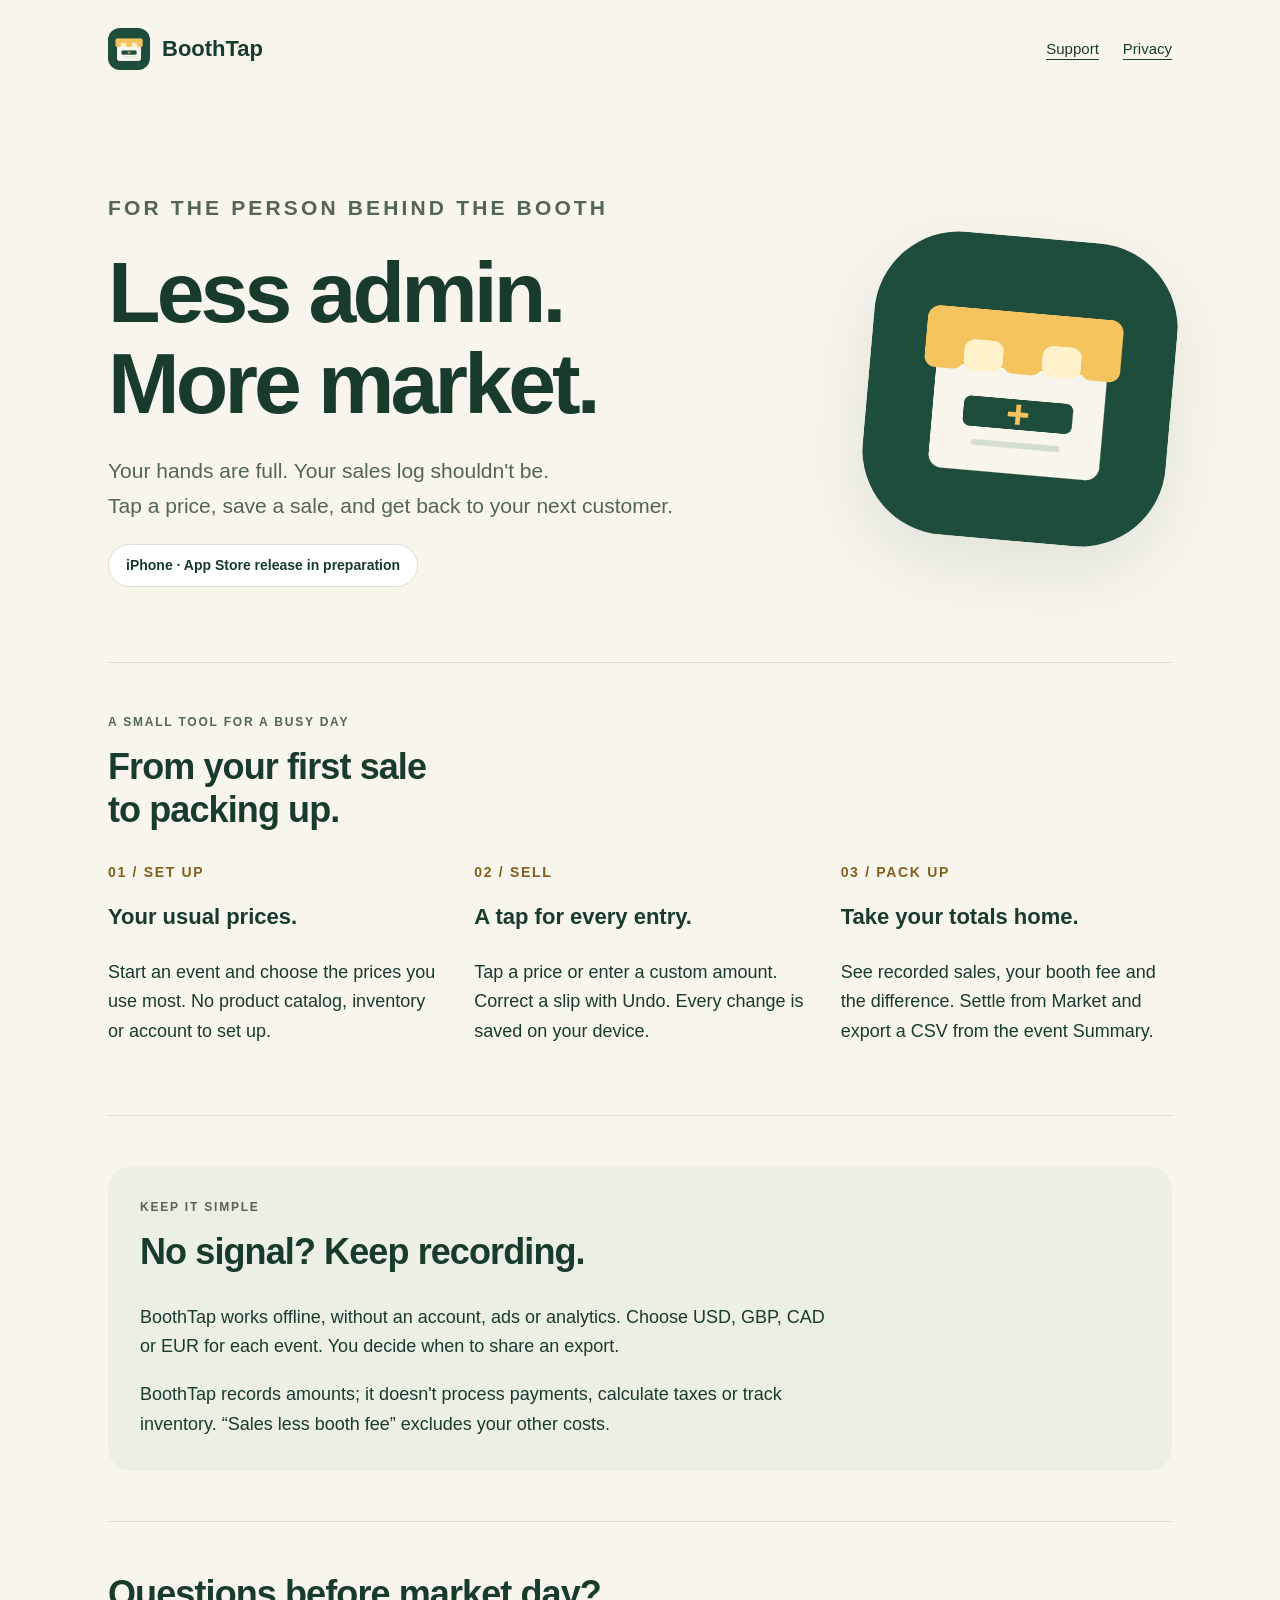
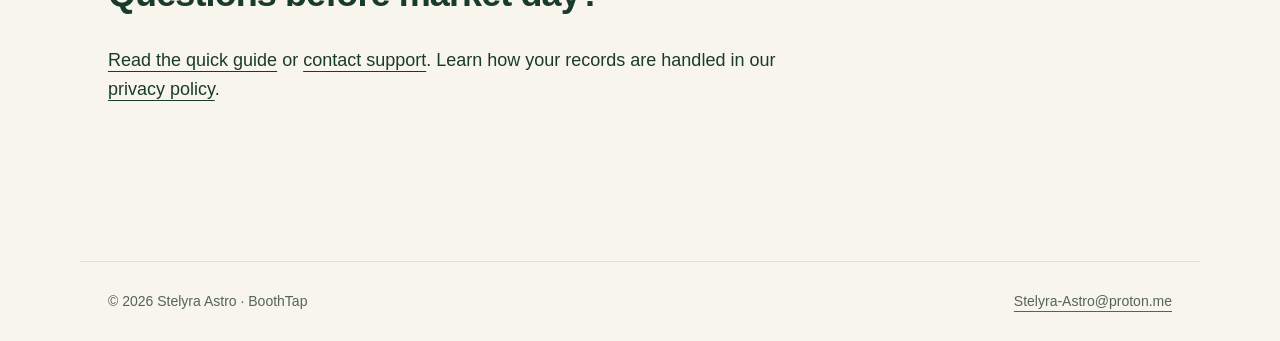
<file: index.html>
<!doctype html><html lang="en"><head><meta charset="utf-8"><meta name="viewport" content="width=device-width, initial-scale=1"><meta name="color-scheme" content="light"><meta name="description" content="Offline sales logging for craft fairs, makers markets and pop-ups. Tap a price, save a sale, export your market-day totals."><title>BoothTap — Less admin. More market.</title><link rel="icon" href="assets/icon.png"><link rel="stylesheet" href="assets/style.css"></head><body><a class="skip" href="#main">Skip to content</a><header><a class="brand" href="./"><img src="assets/icon.png" alt="">BoothTap</a><nav aria-label="Main"><a href="support/">Support</a><a href="privacy/">Privacy</a></nav></header><main id="main"><section class="hero"><div><p class="eyebrow">For the person behind the booth</p><h1>Less admin.<br>More market.</h1><p>Your hands are full. Your sales log shouldn't be.<br>Tap a price, save a sale, and get back to your next customer.</p><span class="pill">iPhone · App Store release in preparation</span></div><img class="icon-art" src="assets/icon.png" alt="BoothTap's original market stall icon"></section><section class="section"><p class="eyebrow">A small tool for a busy day</p><h2>From your first sale<br>to packing up.</h2><div class="steps"><article><span class="step-no">01 / SET UP</span><h3>Your usual prices.</h3><p>Start an event and choose the prices you use most. No product catalog, inventory or account to set up.</p></article><article><span class="step-no">02 / SELL</span><h3>A tap for every entry.</h3><p>Tap a price or enter a custom amount. Correct a slip with Undo. Every change is saved on your device.</p></article><article><span class="step-no">03 / PACK UP</span><h3>Take your totals home.</h3><p>See recorded sales, your booth fee and the difference. Settle from Market and export a CSV from the event Summary.</p></article></div></section><section class="section"><div class="note"><p class="eyebrow">Keep it simple</p><h2>No signal? Keep recording.</h2><p>BoothTap works offline, without an account, ads or analytics. Choose USD, GBP, CAD or EUR for each event. You decide when to share an export.</p><p>BoothTap records amounts; it doesn't process payments, calculate taxes or track inventory. “Sales less booth fee” excludes your other costs.</p></div></section><section class="section"><h2>Questions before market day?</h2><p><a href="support/">Read the quick guide</a> or <a href="mailto:Stelyra-Astro@proton.me">contact support</a>. Learn how your records are handled in our <a href="privacy/">privacy policy</a>.</p></section></main><footer><span>© 2026 Stelyra Astro · BoothTap</span><a href="mailto:Stelyra-Astro@proton.me">Stelyra-Astro@proton.me</a></footer></body></html>
</file>
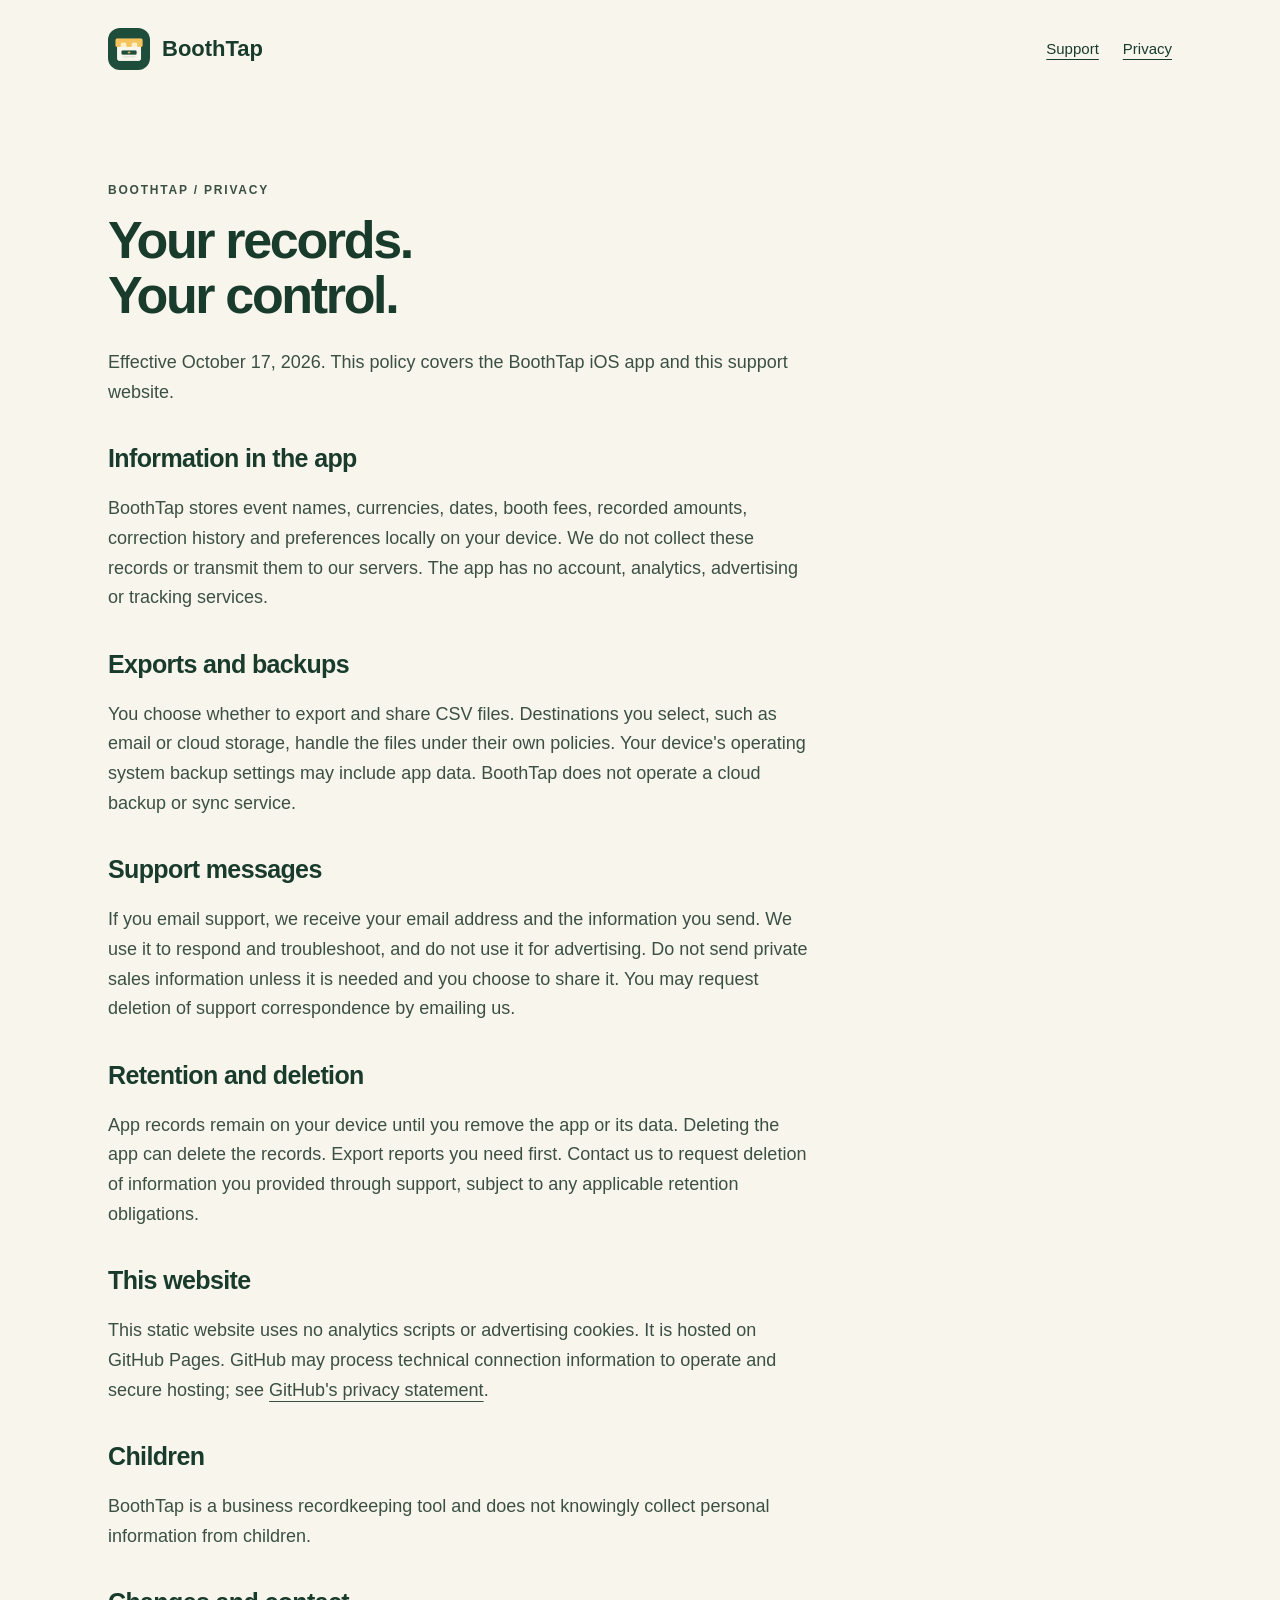
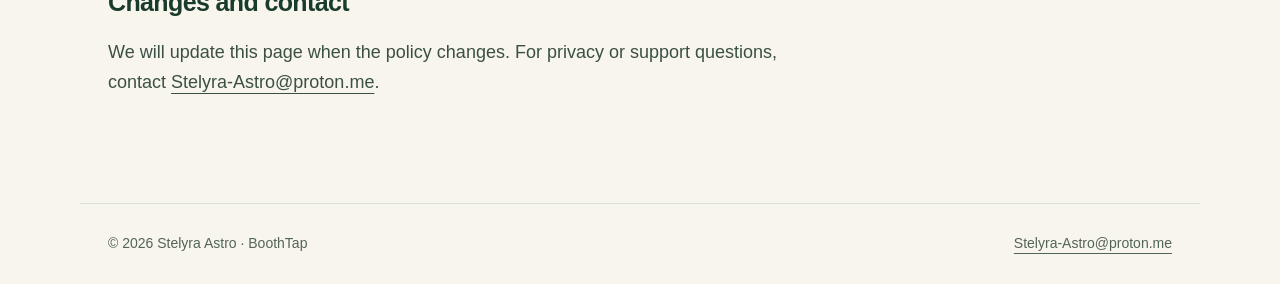
<file: privacy/index.html>
<!doctype html><html lang="en"><head><meta charset="utf-8"><meta name="viewport" content="width=device-width, initial-scale=1"><meta name="color-scheme" content="light"><meta name="description" content="BoothTap stores sales records locally and does not collect analytics, run ads or require an account."><title>BoothTap Privacy Policy</title><link rel="icon" href="../assets/icon.png"><link rel="stylesheet" href="../assets/style.css"></head><body><a class="skip" href="#main">Skip to content</a><header><a class="brand" href="../"><img src="../assets/icon.png" alt="">BoothTap</a><nav aria-label="Main"><a href="../support/">Support</a><a href="../privacy/">Privacy</a></nav></header><main id="main"><article class="document"><p class="eyebrow">BoothTap / Privacy</p><h1>Your records.<br>Your control.</h1><p>Effective October 17, 2026. This policy covers the BoothTap iOS app and this support website.</p><h2>Information in the app</h2><p>BoothTap stores event names, currencies, dates, booth fees, recorded amounts, correction history and preferences locally on your device. We do not collect these records or transmit them to our servers. The app has no account, analytics, advertising or tracking services.</p><h2>Exports and backups</h2><p>You choose whether to export and share CSV files. Destinations you select, such as email or cloud storage, handle the files under their own policies. Your device's operating system backup settings may include app data. BoothTap does not operate a cloud backup or sync service.</p><h2>Support messages</h2><p>If you email support, we receive your email address and the information you send. We use it to respond and troubleshoot, and do not use it for advertising. Do not send private sales information unless it is needed and you choose to share it. You may request deletion of support correspondence by emailing us.</p><h2>Retention and deletion</h2><p>App records remain on your device until you remove the app or its data. Deleting the app can delete the records. Export reports you need first. Contact us to request deletion of information you provided through support, subject to any applicable retention obligations.</p><h2>This website</h2><p>This static website uses no analytics scripts or advertising cookies. It is hosted on GitHub Pages. GitHub may process technical connection information to operate and secure hosting; see <a href="https://docs.github.com/en/site-policy/privacy-policies/github-general-privacy-statement">GitHub's privacy statement</a>.</p><h2>Children</h2><p>BoothTap is a business recordkeeping tool and does not knowingly collect personal information from children.</p><h2>Changes and contact</h2><p>We will update this page when the policy changes. For privacy or support questions, contact <a href="mailto:Stelyra-Astro@proton.me">Stelyra-Astro@proton.me</a>.</p></article></main><footer><span>© 2026 Stelyra Astro · BoothTap</span><a href="mailto:Stelyra-Astro@proton.me">Stelyra-Astro@proton.me</a></footer></body></html>
</file>
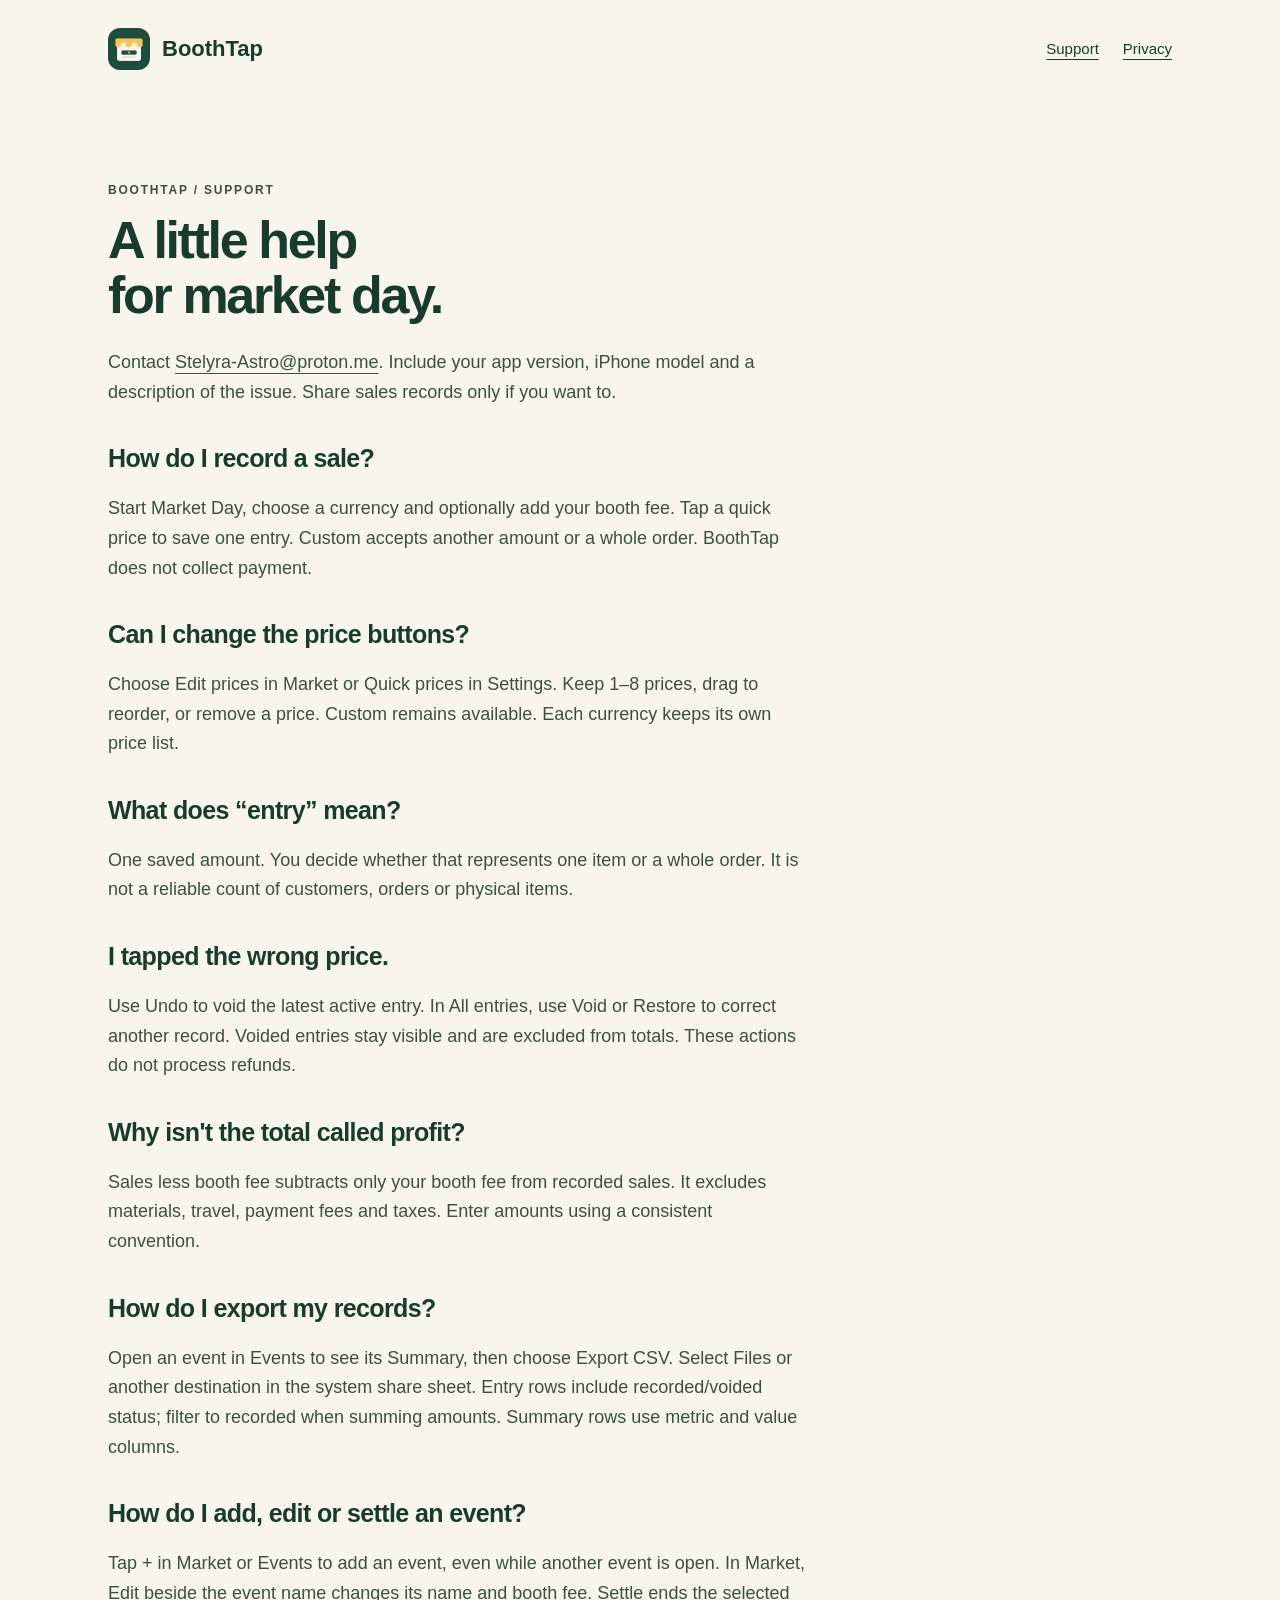
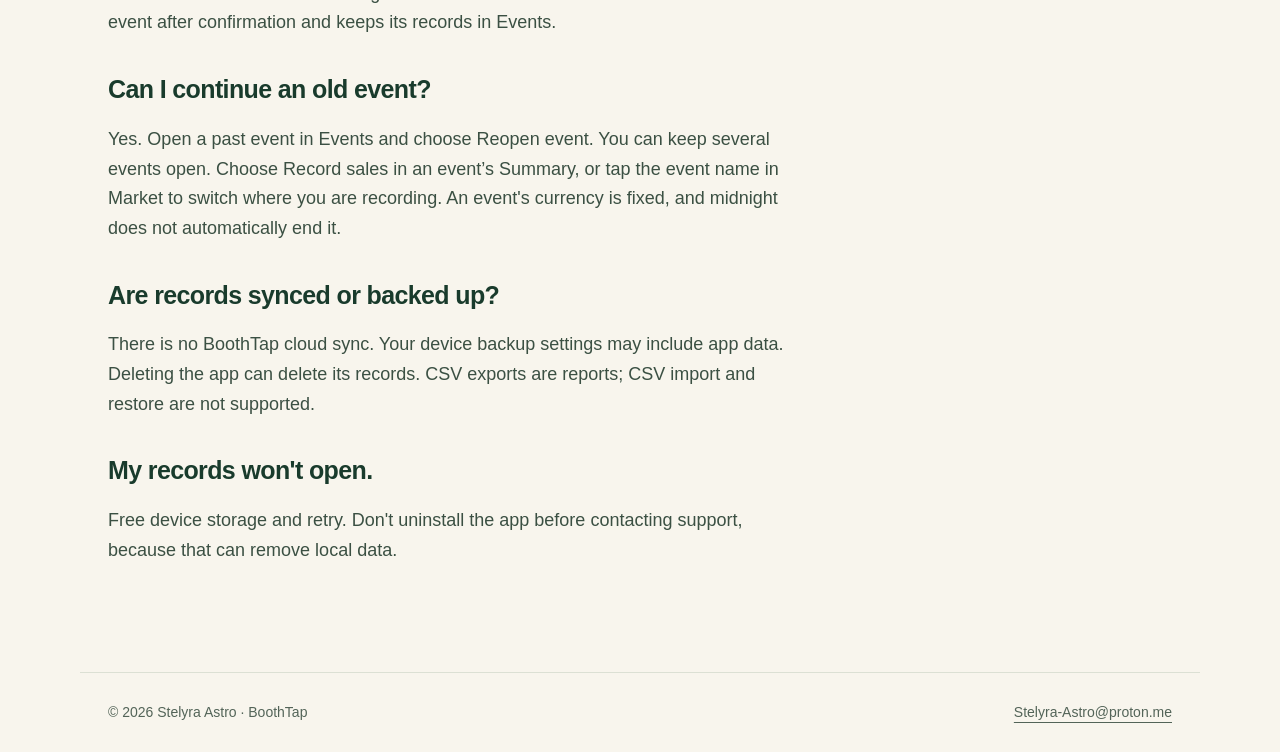
<file: support/index.html>
<!doctype html><html lang="en"><head><meta charset="utf-8"><meta name="viewport" content="width=device-width, initial-scale=1"><meta name="color-scheme" content="light"><meta name="description" content="Help with prices, entries, corrections, event summaries and CSV export in BoothTap."><title>BoothTap Support</title><link rel="icon" href="../assets/icon.png"><link rel="stylesheet" href="../assets/style.css"></head><body><a class="skip" href="#main">Skip to content</a><header><a class="brand" href="../"><img src="../assets/icon.png" alt="">BoothTap</a><nav aria-label="Main"><a href="../support/">Support</a><a href="../privacy/">Privacy</a></nav></header><main id="main"><article class="document"><p class="eyebrow">BoothTap / Support</p><h1>A little help<br>for market day.</h1><p>Contact <a href="mailto:Stelyra-Astro@proton.me">Stelyra-Astro@proton.me</a>. Include your app version, iPhone model and a description of the issue. Share sales records only if you want to.</p><h2>How do I record a sale?</h2><p>Start Market Day, choose a currency and optionally add your booth fee. Tap a quick price to save one entry. Custom accepts another amount or a whole order. BoothTap does not collect payment.</p><h2>Can I change the price buttons?</h2><p>Choose Edit prices in Market or Quick prices in Settings. Keep 1–8 prices, drag to reorder, or remove a price. Custom remains available. Each currency keeps its own price list.</p><h2>What does “entry” mean?</h2><p>One saved amount. You decide whether that represents one item or a whole order. It is not a reliable count of customers, orders or physical items.</p><h2>I tapped the wrong price.</h2><p>Use Undo to void the latest active entry. In All entries, use Void or Restore to correct another record. Voided entries stay visible and are excluded from totals. These actions do not process refunds.</p><h2>Why isn't the total called profit?</h2><p>Sales less booth fee subtracts only your booth fee from recorded sales. It excludes materials, travel, payment fees and taxes. Enter amounts using a consistent convention.</p><h2>How do I export my records?</h2><p>Open an event in Events to see its Summary, then choose Export CSV. Select Files or another destination in the system share sheet. Entry rows include recorded/voided status; filter to recorded when summing amounts. Summary rows use metric and value columns.</p><h2>How do I add, edit or settle an event?</h2><p>Tap + in Market or Events to add an event, even while another event is open. In Market, Edit beside the event name changes its name and booth fee. Settle ends the selected event after confirmation and keeps its records in Events.</p><h2>Can I continue an old event?</h2><p>Yes. Open a past event in Events and choose Reopen event. You can keep several events open. Choose Record sales in an event’s Summary, or tap the event name in Market to switch where you are recording. An event's currency is fixed, and midnight does not automatically end it.</p><h2>Are records synced or backed up?</h2><p>There is no BoothTap cloud sync. Your device backup settings may include app data. Deleting the app can delete its records. CSV exports are reports; CSV import and restore are not supported.</p><h2>My records won't open.</h2><p>Free device storage and retry. Don't uninstall the app before contacting support, because that can remove local data.</p></article></main><footer><span>© 2026 Stelyra Astro · BoothTap</span><a href="mailto:Stelyra-Astro@proton.me">Stelyra-Astro@proton.me</a></footer></body></html>
</file>
<file: assets/style.css>
:root{color-scheme:light;--paper:#f8f5ed;--ink:#193b2c;--muted:#536458;--yellow:#f6c45e;--line:#dce0d4}*{box-sizing:border-box}body{margin:0;background:var(--paper);color:var(--ink);font:18px/1.65 -apple-system,BlinkMacSystemFont,"Segoe UI",sans-serif}a{color:inherit;text-underline-offset:5px}a:hover{color:#765114}a:focus-visible{outline:3px solid #a07000;outline-offset:5px}header,main,footer{max-width:1120px;margin:auto;padding:28px}header{display:flex;justify-content:space-between;align-items:center;gap:20px}.brand{display:flex;align-items:center;gap:12px;font-size:22px;font-weight:750;text-decoration:none}.brand img{width:42px;height:42px;border-radius:12px}nav{display:flex;gap:24px;font-size:15px}h1,h2,h3,p{margin-top:0}h1{font-size:clamp(46px,7vw,86px);line-height:1.06;letter-spacing:-.045em;max-width:820px;margin-bottom:25px}h2{font-size:36px;line-height:1.2;letter-spacing:-.025em}h3{font-size:22px}p{max-width:700px}.eyebrow{font-size:12px;letter-spacing:.15em;font-weight:750;text-transform:uppercase;color:var(--muted)}.hero{display:grid;grid-template-columns:1.4fr .6fr;align-items:center;gap:50px;padding:65px 0 75px}.hero p{font-size:21px;color:var(--muted)}.icon-art{width:100%;max-width:310px;border-radius:28%;box-shadow:0 25px 70px #193b2c19;transform:rotate(5deg)}.pill{display:inline-block;font-size:14px;font-weight:650;border:1px solid var(--line);border-radius:30px;padding:9px 17px;background:#fff}.section{padding:50px 0;border-top:1px solid var(--line)}.steps{display:grid;grid-template-columns:repeat(3,1fr);gap:35px}.step-no{display:block;color:#80601c;font-weight:750;font-size:14px;letter-spacing:.12em;margin-bottom:15px}.note{background:#ecefe4;border-radius:24px;padding:32px}.note p:last-child{margin-bottom:0}.document{max-width:820px;padding-top:55px}.document h1{font-size:52px}.document h2{font-size:25px;margin-top:36px}.document p,.document li{color:#3b5043}footer{display:flex;justify-content:space-between;gap:20px;border-top:1px solid var(--line);font-size:14px;color:var(--muted);margin-top:60px}.skip{position:absolute;left:-9999px}.skip:focus{left:20px;top:5px;background:white;padding:8px}@media(max-width:650px){body{font-size:17px}header,main,footer{padding:22px}header{align-items:flex-start}nav{gap:14px;font-size:14px}.brand{font-size:19px}.brand img{width:33px;height:33px}.hero{grid-template-columns:1fr;padding:35px 0 50px;gap:35px}.icon-art{max-width:145px;order:-1}.hero p{font-size:19px}.steps{grid-template-columns:1fr;gap:22px}.section{padding:35px 0}.document h1{font-size:40px}footer{flex-direction:column}.note{padding:24px}}
</file>
